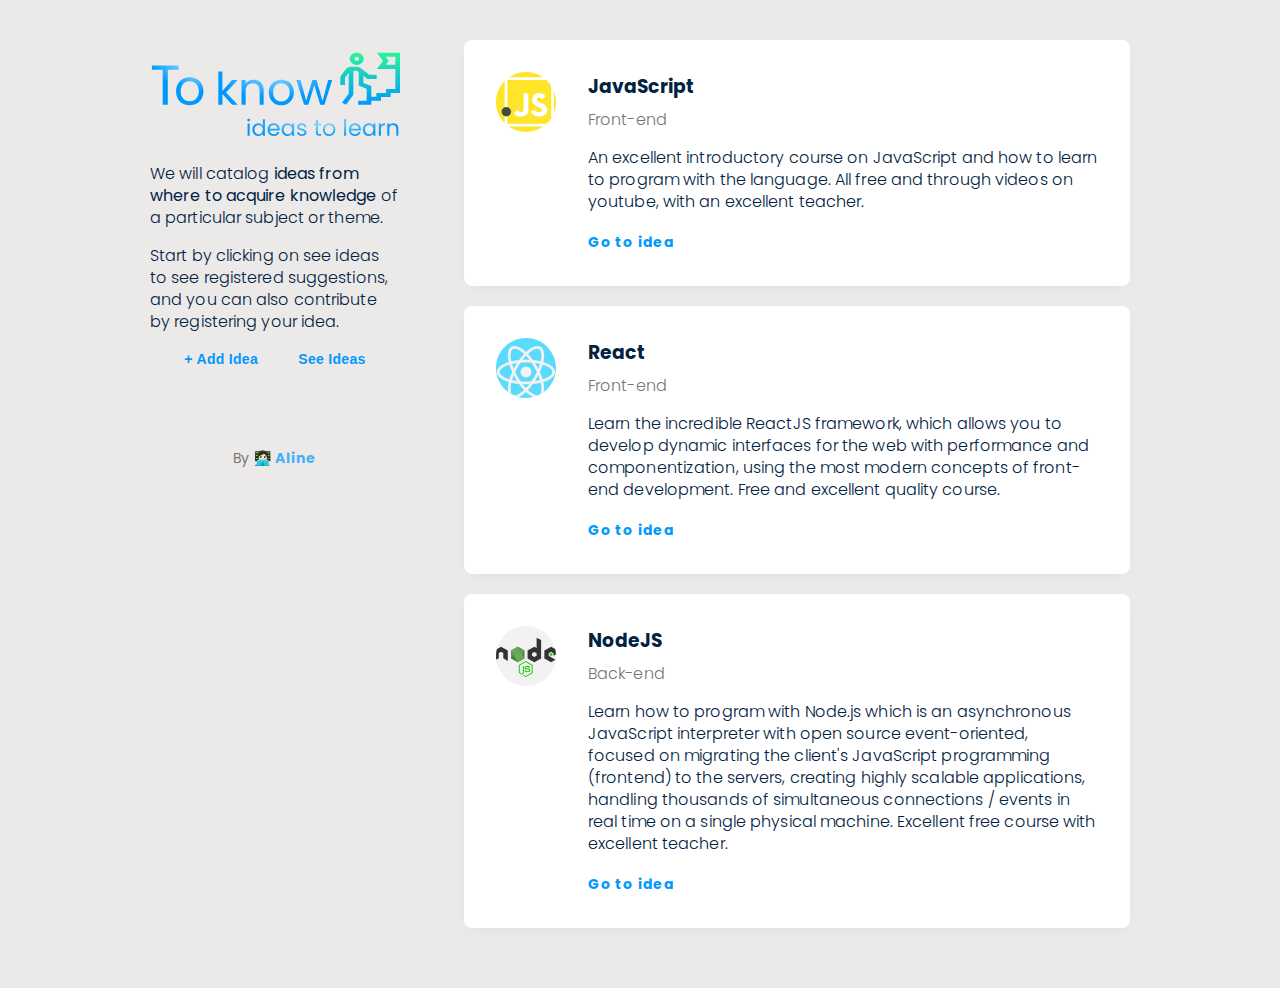
<file: index.html>
<!DOCTYPE html>
<html lang="en">

<head>
  <meta charset="UTF-8">
  <meta name="viewport" content="width=device-width, initial-scale=1.0">
  <title>To Know</title>
  <link rel="stylesheet" href="style.css">
  <link href="https://fonts.googleapis.com/css?family=Poppins:300,400,600,700&display=swap" rel="stylesheet">
</head>

<body>
  <div id="container">

    <section id="intro">
      <header>
        <img class="logo" src="./img/to-know.svg" alt="logo To Know">
      </header>
      <main>
        <p>We will catalog <strong> ideas from where to acquire knowledge
          </strong> of a particular subject or theme.</p>

        <p>Start by clicking on see ideas to see registered suggestions,
          and you can also contribute by registering your idea.</p>
      </main>
      <section id="buttons">
        <button onclick="onOff()"> + Add Idea </button>
        <button class="fat"> See Ideas </button>
      </section>
      <footer id="footer"> By 👩🏻‍💻 <a href="https://github.com/alinecbsr" target="_blank"> Aline </a></footer>
    </section>

    <section id="last-ideas">
      <div class="idea">
        <img src="./img/javascript.svg" alt="logo JavaScript">

        <div class="content">
          <h3>JavaScript</h3>
          <p>Front-end</p>
          <div class="description">
            An excellent introductory course on JavaScript and how to learn to program with the language.
            All free and through videos on youtube, with an excellent teacher.
          </div>
          <a href="#">Go to idea</a>
        </div>
      </div>

      <div class="idea">
        <img src="./img/react.svg" alt="logo React">

        <div class="content">
          <h3>React</h3>
          <p>Front-end</p>
          <div class="description">
            Learn the incredible ReactJS framework, which allows you to develop dynamic interfaces for the
            web with performance and componentization, using the most modern concepts of front-end development.
            Free and excellent quality course.
          </div>
          <a href="https://rocketseat.com.br/starter/curso-gratuito-reactjs">Go to idea</a>
        </div>
      </div>

      <div class="idea">
        <img src="./img/node.svg" alt="logo NodeJS">

        <div class="content">
          <h3>NodeJS</h3>
          <p>Back-end</p>
          <div class="description">
            Learn how to program with Node.js which is an asynchronous JavaScript interpreter with open source
            event-oriented,
            focused on migrating the client's JavaScript programming (frontend) to the servers,
            creating highly scalable applications, handling thousands of simultaneous connections / events
            in real time on a single physical machine. Excellent free course with excellent teacher.
          </div>
          <a href="https://cursos.erickwendel.com/courses/">Go to idea</a>
        </div>
      </div>

    </section>

  </div>

  <!-- Modal -->

  <div id="modal" class="hide">
    <div class="content">
      <h1>New Idea</h1>
      <form action="">

        <div class="input-wrapper">
          <label for="title">Idea title</label>
          <input type="text" name="title">
        </div>

        <div class="input-wrapper">
          <label for="category">Idea category</label>
          <input type="text" name="category">
        </div>

        <div class="input-wrapper">
          <label for="image">Image link</label>
          <input type="url" name="image">
        </div>

        <div class="input-wrapper">
          <label for="description">Enter a description for this idea</label>
          <textarea name="description" cols="30" rows="10"></textarea>
        </div>

        <div class="input-wrapper">
          <label for="link">Idea link</label>
          <input type="url" name="link">
        </div>

        <a href="#" onclick="onOff()">Voltar</a>
        <button>To save</button>

      </form>
    </div>
  </div>

  <script src="./script.js"></script>

</body>

</html>
</file>
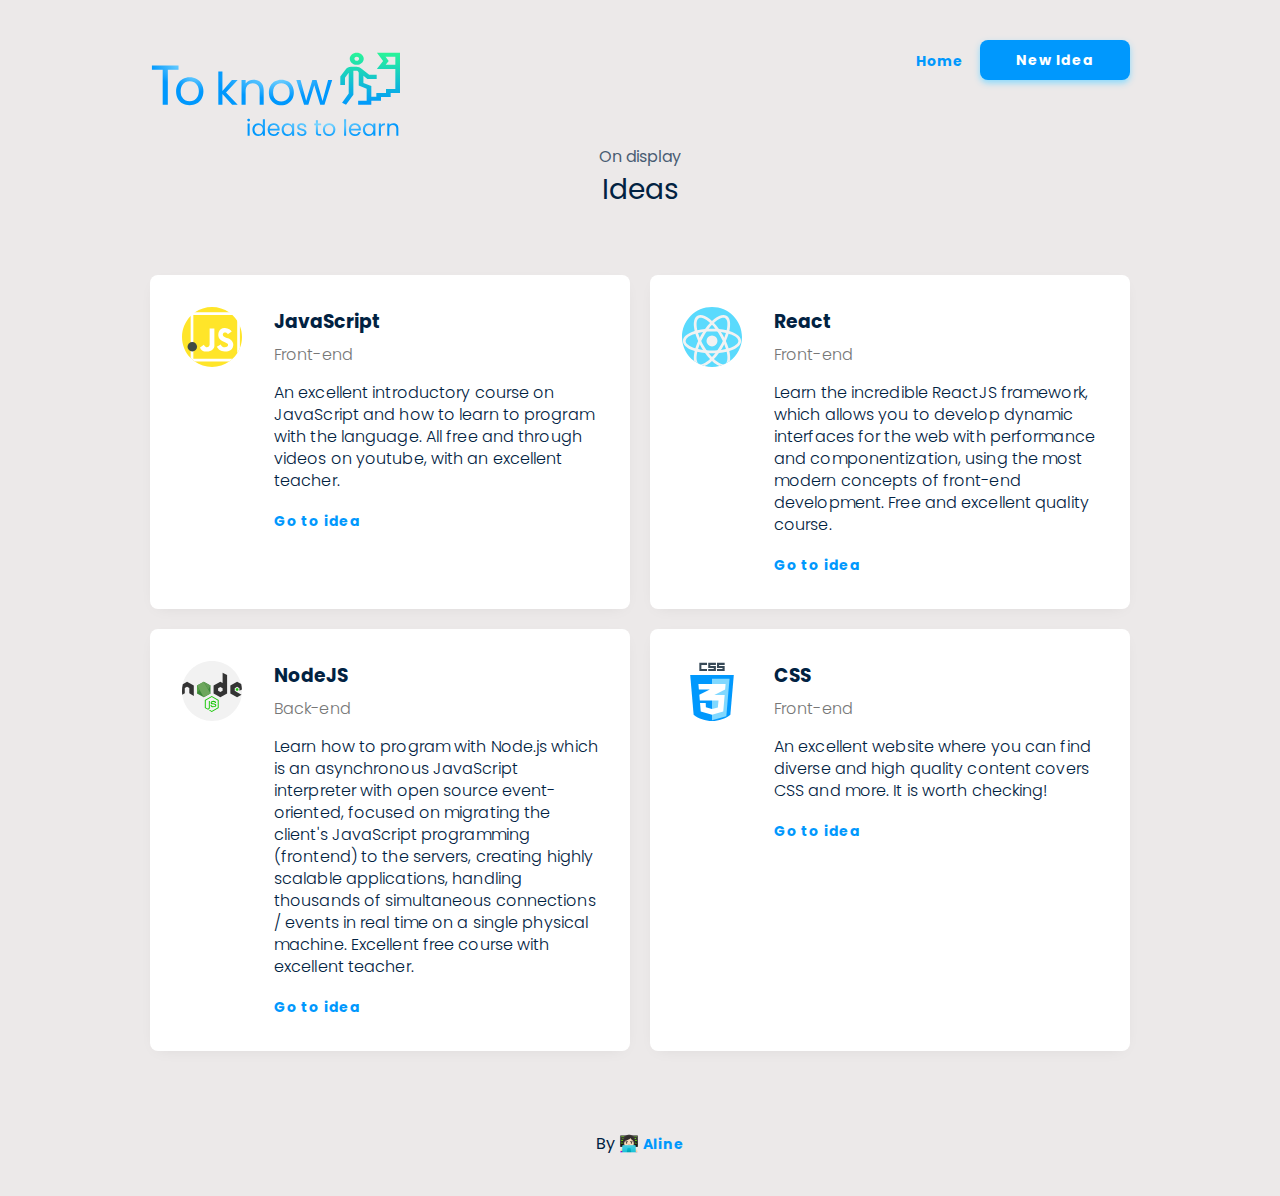
<file: ideas.html>
<!DOCTYPE html>
<html lang="en">

<head>
  <meta charset="UTF-8">
  <meta name="viewport" content="width=device-width, initial-scale=1.0">
  <title>Ideas To Know</title>
  <link rel="stylesheet" href="style.css">
  <link href="https://fonts.googleapis.com/css?family=Poppins:300,400,600,700&display=swap" rel="stylesheet">
</head>

<body id="page-ideas">
  <div id="container">  
  <header>
    <a href="index.html">
      <img src="./img/to-know.svg" alt="logo To Know">
    </a>
      <nav>
        <li><a href="index.html">Home</a></li>
        <li><a class="button" href="#" onclick="onOff()">New Idea</a></li>
      </nav>
  </header>

  <section id="title">
    <div class="t1">On display</div>
    <div class="t2">Ideas</div>
  </section>

  <main>
    <section id="ideas">
      <div class="idea">
        <img src="./img/javascript.svg" alt="logo JavaScript">

        <div class="content">
          <h3>JavaScript</h3>
          <p>Front-end</p>
          <div class="description">
            An excellent introductory course on JavaScript and how to learn to program with the language.
            All free and through videos on youtube, with an excellent teacher.
          </div>
          <a href="https://www.youtube.com/playlist?list=PLHz_AreHm4dlsK3Nr9GVvXCbpQyHQl1o1" target="_blank">Go to idea</a>
        </div>
      </div>

      <div class="idea">
        <img src="./img/react.svg" alt="logo React">

        <div class="content">
          <h3>React</h3>
          <p>Front-end</p>
          <div class="description">
            Learn the incredible ReactJS framework, which allows you to develop dynamic interfaces for the
            web with performance and componentization, using the most modern concepts of front-end development.
            Free and excellent quality course.
          </div>
          <a href="https://rocketseat.com.br/starter/curso-gratuito-reactjs" target="_blank">Go to idea</a>
        </div>
      </div>

      <div class="idea">
        <img src="./img/node.svg" alt="logo NodeJS">

        <div class="content">
          <h3>NodeJS</h3>
          <p>Back-end</p>
          <div class="description">
            Learn how to program with Node.js which is an asynchronous JavaScript interpreter with open source
            event-oriented,
            focused on migrating the client's JavaScript programming (frontend) to the servers,
            creating highly scalable applications, handling thousands of simultaneous connections / events
            in real time on a single physical machine. Excellent free course with excellent teacher.
          </div>
          <a href="https://cursos.erickwendel.com/courses/" target="_blank">Go to idea</a>
        </div>
      </div>

    <div class="idea">
      <img src="./img/css.svg" alt="logo CSS 3">
      <div class="content">
        <h3>CSS</h3>
        <p>Front-end</p>
        <div class="description">
          An excellent website where you can find diverse and high quality content covers CSS and more. It is worth checking!
        </div>
        <a href="https://css-tricks.com/" target="_blank">Go to idea</a>
      </div>
    </div>

    </section>
  </main>

  <footer>
    By 👩🏻‍💻 <a href="https://github.com/alinecbsr" target="_blank"> Aline </a>
  </footer>

  <div id="modal" class="hide">
    <div class="content">
      <h1>New Idea</h1>
      <form action="">

        <div class="input-wrapper">
          <label for="title">Idea title</label>
          <input type="text" name="title">
        </div>

        <div class="input-wrapper">
          <label for="category">Idea category</label>
          <input type="text" name="category">
        </div>

        <div class="input-wrapper">
          <label for="image">Image link</label>
          <input type="url" name="image">
        </div>

        <div class="input-wrapper">
          <label for="description">Enter a description for this idea</label>
          <textarea name="description" cols="30" rows="10"></textarea>
        </div>

        <div class="input-wrapper">
          <label for="link">Idea link</label>
          <input type="url" name="link">
        </div>

        <a href="#" onclick="onOff()">Voltar</a>
        <button>To save</button>

      </form>
    </div>
  </div>

  <script src="./script.js"></script>
</div>
</body>

</html>
</file>
<file: style.css>
/* general */

body {
  font-family: 'Poppins', sans-serif;
  background: #ece9e9;
  color: #012242;
  margin: 0;
  padding: 0;  
  
}

body.hideScroll {
  overflow: hidden;
}

a {
  color: #0098fd;
  font-weight: bold;
  text-decoration: none;
  border-bottom: none;
}

a:hover {
  border-bottom: 2px solid rgba(42, 245, 152, 0.5) ;
}

p, .description {
  font-size: 16px;
  font-weight: 300;
  line-height: 22px;
  letter-spacing: 0.1px;
}

.button {
  width: 150px;
  height: 40px;
  display: flex;
  align-items: center;
  justify-content: center;
  font-size: 14px;
  font-size: 14px;
  font-weight: bold;
  letter-spacing: 1px;
  text-align: center;
  border-radius: 8px;
  color: #ffffff;
  background-color: #0098fd;
  box-shadow: 0px 3px 6px rgba(128, 216, 255, 0.9);
  transition: all 0.2s ease-in-out;
}

.button:hover {
  transition: 400ms;
  border: 1px solid rgba(42, 245, 152, 0.5) ;
  background: #ffffff;
  color: #0098fd;
}

/* general */

#container {
  width: 80%;
  max-width: 980px;
  display: flex;
  margin: 40px auto;
}

#intro {
  width: 320px; 
  margin-right: 64px;
}

.logo {
  width: 250px;
  height: 100px;
}

#main {
  margin: 32px 0;
}

#buttons {
  display: flex;
  justify-content: space-evenly;
  margin-bottom: 32px;
}

button {
  background: none;
  color: #0098fd;
  border: none;
  font-size: 14px;
  font-weight: bold;
  line-height: 18px;
  letter-spacing: 0.3px;
  cursor: pointer;
  outline: none;
}

button:hover {
  font-weight: bold;
  border-bottom: 1px solid rgba(42, 245, 152, 0.5) ;
}

#footer {
  text-align: center;
  color: #777;
  font-size: 14px;
  font-weight: 400;
  line-height: 18px;
  letter-spacing: 0.3px;
}

#footer a {
  opacity: 0.7;
  align-items: center;
}

.idea {
  display: flex;
  background-color: #ffffff;
  box-shadow: 0 4px 16px -8px rgba(1, 1, 1, 0.1);
  border-radius: 8px;
  margin-bottom: 20px;
  padding: 32px;
}

.idea img {
  width: 60px;
  height: 60px;
  margin-right: 32px;
}

.idea h3 {
  margin: 0;
}

.idea p{
  margin: 8px 0;
  color: #777;
}

.idea .description {
  margin: 16px 0;
}

/* modal */

#modal {
  display: flex;
  justify-content: center;
  background: #0098fd;
  position: absolute;
  transition: 400ms;
  top: 0;
  bottom: 0;
  right: 0;
  left: 0;
}

#modal.addScroll {
  overflow: auto;
}

#modal .content {
  margin-top: 3rem;
  color: #ffffff;
}

#modal .content h1 {
  text-align: center;
  text-transform: uppercase;
}

#modal form {
  width: 80%;
  max-width: 800px;
  margin: 0 auto 15%;
  display: grid;
  grid-template-columns: 1fr 1fr;
  gap: 20px;
}

.content form div:nth-child(3),
.content form div:nth-child(4),
.content form div:nth-child(5) {
  grid-column: span 2;
}

form input,
form textarea {
  width: 100%;
  padding: 12px;
  box-sizing: border-box;
  border-radius: 6px;
  border: 1px solid  rgba(128, 216, 255, 0.5);
  outline: none;
  font-size: 16px;
}

form label {
  font-weight: 600;
  line-height: 32px;
  letter-spacing: 0.8px;
}

form button, a {
  width: 150px;
  height: 40px;
  border-radius: 6px;
  font-size: 14px;
  letter-spacing: 0.8px;
  cursor: pointer;
  transition: 400ms;
}

form a {
  background-color: #ffffff55;
  color: #ffffff;
  display: flex;
  justify-content: center;
  align-items: center;
  align-self: end;
}

form a:hover {
  border: 1px solid rgba(42, 245, 152, 0.5) ;
  background-color: #ffffff;
  color: #0098fd;
  outline: none; 
}

form button {
  border: 1px solid rgba(42, 245, 152, 0.5) ;
  background-color: #ffffff;
  color: #0098fd;
  grid-column: 2;
  justify-self: end;
  margin-top: 32px; 
}

form button:hover {
  background-color: #ffffff55;
  color: #ffffff;
  font-weight: bold;
  letter-spacing: 1px;
  outline: none; 
}

#modal.hide {
  visibility: hidden;
}  

/* idea.html */

#page-ideas #container {
  display: block;
}

#page-ideas header {
  display: flex;
  justify-content: space-between;
}

#page-ideas header img {
  width: 250px;
  height: 100px;
}

#page-ideas a:hover {
  border-bottom: 0;
}

#page-ideas  nav {
  display: flex;
  align-items: center;
}

#page-ideas  nav li {
  list-style-type: none;
  margin-right: 16px;
}

#page-ideas nav li:last-child {
  margin: 0;
}

section#title {
  text-align: center;
  margin: 64px 0;
}

section#title .t1 {
  opacity: 0.7;
}

section#title .t2 {
  margin: 0;
  font-size: 28px;
}

section#ideas {
  display: grid;
  grid-template-columns: 1fr 1fr;
  gap: 20px;
}

section#ideas .idea {
  margin: 0;
}

section#title,
section#ideas {
  margin-top: 64px;
}

footer {
  margin-top: 80px;
  text-align: center;
}
</file>
